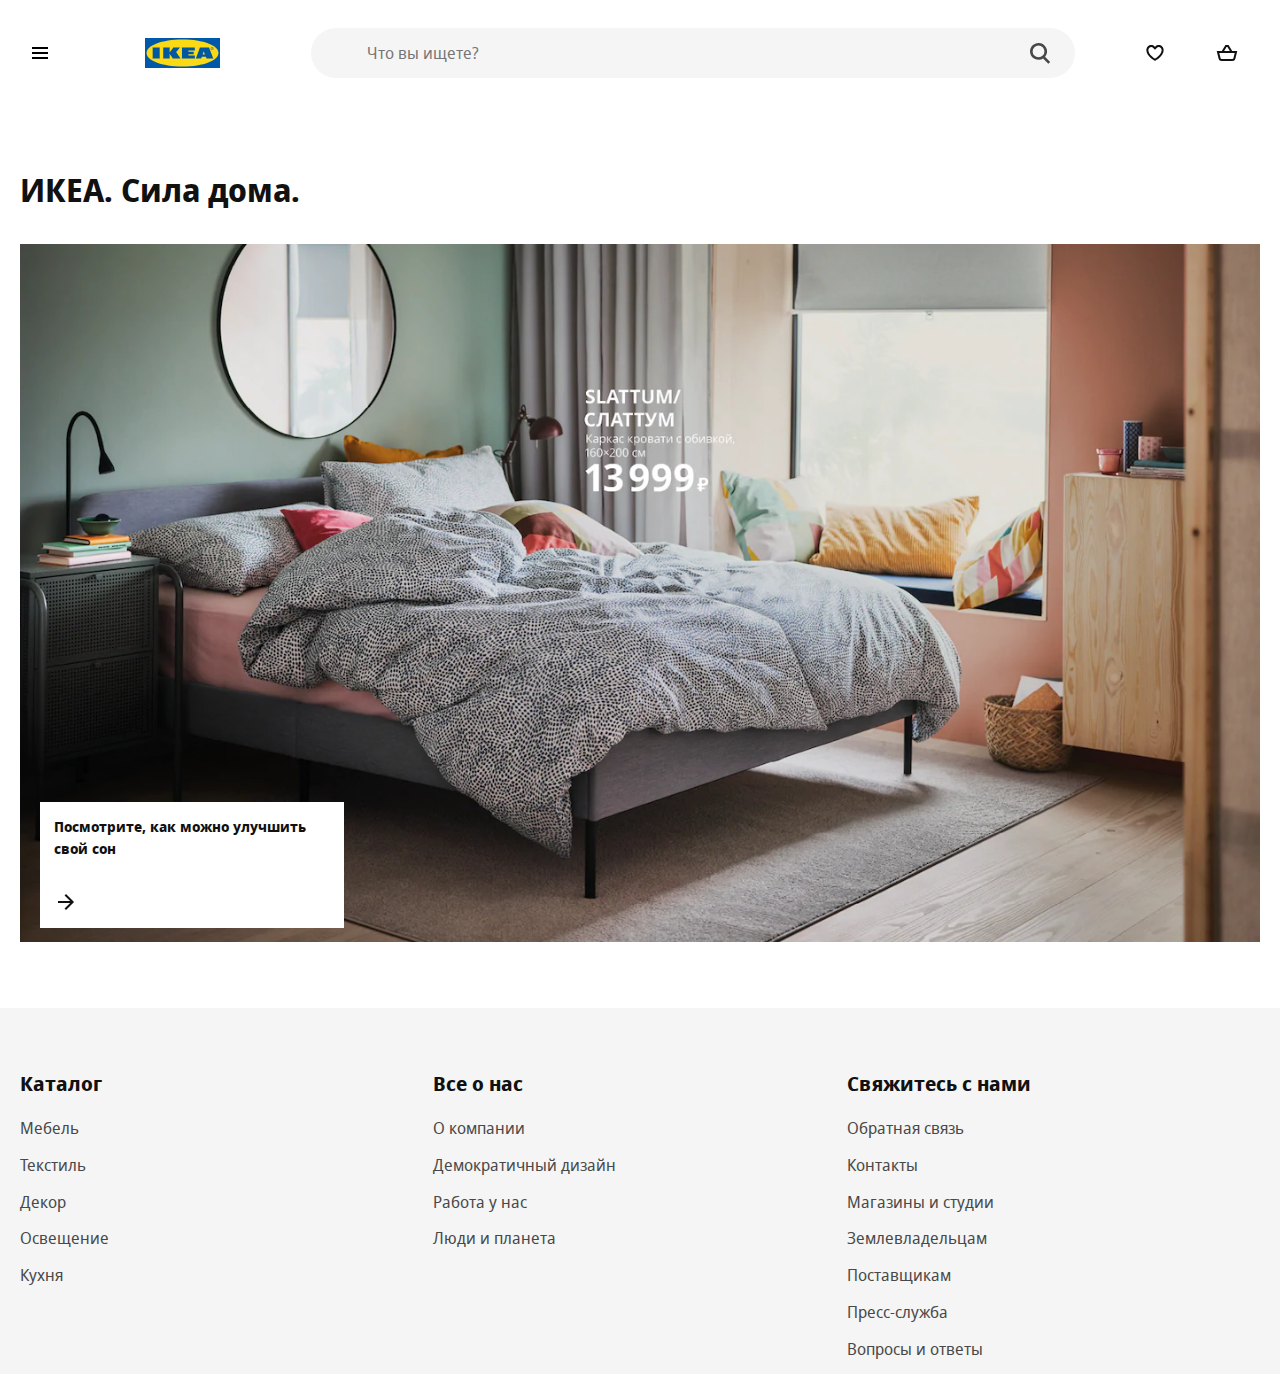
<file: index.html>
<!DOCTYPE html>
<html lang="en">

<head>
    <meta charset="UTF-8">
    <meta name="viewport"
        content="width=device-width, user-scalable=no, initial-scale=1.0, maximum-scale=1.0, minimum-scale=1.0">
    <meta http-equiv="X-UA-Compatible" content="ie=edge">
    <link rel="apple-touch-icon" sizes="180x180" href="favicon/apple-touch-icon.png">
    <link rel="icon" type="image/png" sizes="32x32" href="favicon/favicon-32x32.png">
    <link rel="icon" type="image/png" sizes="16x16" href="favicon/favicon-16x16.png">
    <link rel="mask-icon" href="favicon/safari-pinned-tab.svg" color="#0058ab">
    <meta name="msapplication-TileColor" content="#0058ab">
    <meta name="theme-color" content="#0058ab">
    <title>ИКЕА - официальный интернет-магазин мебели - IKEA</title>
    <link rel="stylesheet" href="styles/styles.css">

    <script src="/script/index.js" defer type="module"></script>
</head>

<body>
    <main>
        <div class="container">
            <h1 class="main-header">ИКЕА. Сила дома.</h1>
            <aside class="offer">
                <a href="card.html#idd059">
                    <picture>
                        <source srcset="image/b47e07ee97fd5f9bf030d258d462a945.webp" type="image/webp">
                        <img src="image/b47e07ee97fd5f9bf030d258d462a945.jpg" alt="СЛАТТУМ">
                    </picture>

                </a>
                <a class="offer-extra" href="goods.html?subcat=Кровати">
                    <p>Посмотрите, как можно улучшить свой сон</p>
                    <svg focusable="false" viewBox="0 0 24 24" class="offer-arrow" aria-hidden="true">
                        <path fill-rule="evenodd" clip-rule="evenodd"
                            d="M19.2937 12.7074L20.0008 12.0003L19.2938 11.2932L12.0008 3.99927L10.5865 5.41339L16.1727 11.0003H4V13.0003H16.1723L10.5855 18.5868L11.9996 20.0011L19.2937 12.7074Z">
                        </path>
                    </svg>
                </a>
            </aside>
        </div>
    </main>

</body>

</html>
</file>
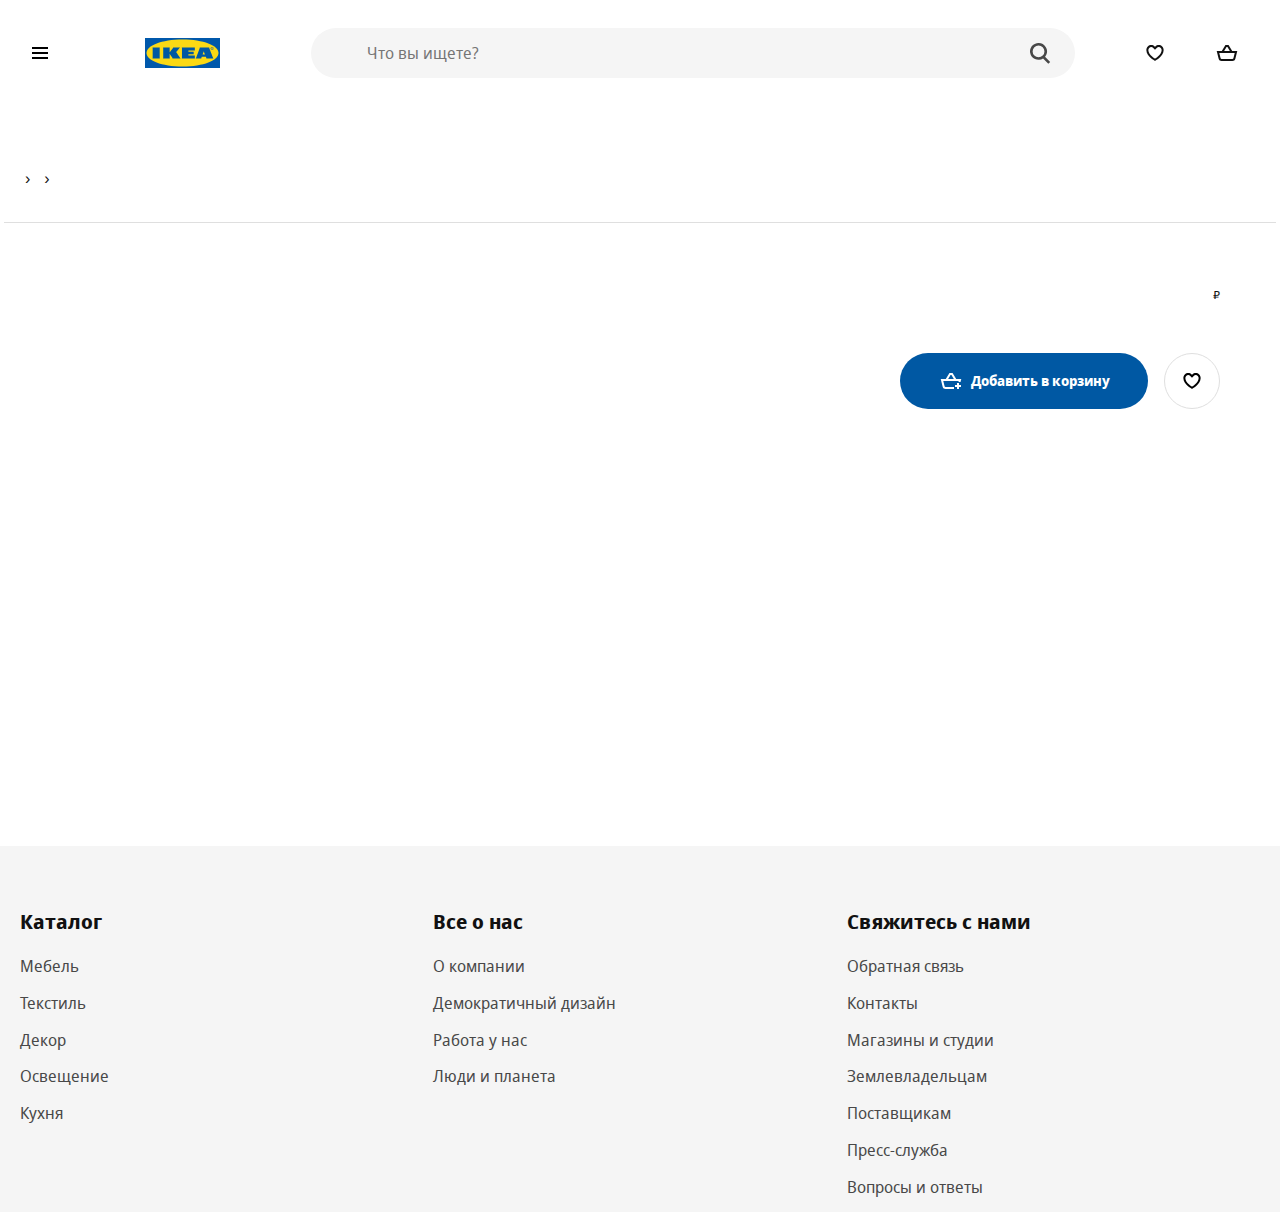
<file: card.html>
<!DOCTYPE html>
<html lang="en">

<head>
	<meta charset="UTF-8">
	<meta name="viewport"
		content="width=device-width, user-scalable=no, initial-scale=1.0, maximum-scale=1.0, minimum-scale=1.0">
	<meta http-equiv="X-UA-Compatible" content="ie=edge">
	<link rel="apple-touch-icon" sizes="180x180" href="favicon/apple-touch-icon.png">
	<link rel="icon" type="image/png" sizes="32x32" href="favicon/favicon-32x32.png">
	<link rel="icon" type="image/png" sizes="16x16" href="favicon/favicon-16x16.png">
	<link rel="mask-icon" href="favicon/safari-pinned-tab.svg" color="#0058ab">
	<meta name="msapplication-TileColor" content="#0058ab">
	<meta name="theme-color" content="#0058ab">
	<title>Детские игрушки - IKEA</title>
	<link rel="stylesheet" href="styles/styles.css">

	<script src="/script/index.js" defer type="module"></script>
</head>

<body>
	<main>
		<div class="container">
			<div class="breadcrumb">
				<nav role="navigation" aria-label="Breadcrumb" class="breadcrumb__nav">
					<ul class="breadcrumb__list">

						<li class="breadcrumb__list-item">
							<a href="" class="breadcrumb__link"></a>
						</li>

						<li class="breadcrumb__list-item">
							<a href="" class="breadcrumb__link"></a>
						</li>

						<li class="breadcrumb__list-item">
							<a href="#" class="breadcrumb__link"></a>
						</li>

					</ul>
				</nav>
			</div>

			<div class="good wrapper">
				<div class="good-images">
					<div class="good-image__item"> </div>
					<div class="good-image__item"> </div>
				</div>
				<div class="good-item">
					<!-- not-in-stock - нет в наличии-->
					<p class="good-item__new">Новинка</p>

					<div class="good-item__section">
						<div>
							<h2 class="good-item__header"></h2>
							<p class="good-item__description"></p>

						</div>
						<p class="good-item__price">
							<span class="good-item__empty">Нет в наличии</span>
							<span class="good-item__price-value"></span>
							<span class="good-item__currency">₽</span>
						</p>

					</div>
					<div class="good-item__buttons">
						<button type="button" class="btn btn-good" data-idd="idd001">
							<svg focusable="false" viewBox="0 0 24 24" class="btn-good-svg" aria-hidden="true">
								<path fill-rule="evenodd" clip-rule="evenodd"
									d="M10.4372 4H10.9993H12.0003H12.9996H13.5616L13.8538 4.48014L17.2112 9.99713H21H22.2806L21.9702 11.2396L21.5303 13H19.4688L19.7194 11.9971H4.28079L5.59143 17.2397C5.70272 17.6848 6.1027 17.9971 6.56157 17.9971H15V19.9971H6.56157C5.18496 19.9971 3.98502 19.0602 3.65114 17.7247L2.02987 11.2397L1.71924 9.99713H3.00002H6.78793L10.145 4.48017L10.4372 4ZM12.4375 6L14.87 9.99713H9.12911L11.5614 6H12.0003H12.4375ZM17.9961 16V14H19.9961V16H21.9961V18H19.9961V20H17.9961V18H15.9961V16H17.9961Z">
								</path>
							</svg>

							<span class="btn-good__label">Добавить в корзину</span>
						</button>
						<button type="button" class="btn btn-add-wishlist" data-idd="idd001">
							<svg focusable="false" viewBox="0 0 24 24" class="btn-add-wishlist__svg" aria-hidden="true">
								<path fill-rule="evenodd" clip-rule="evenodd"
									d="M12.336 5.52055C14.2336 3.62376 17.3096 3.62401 19.2069 5.52129C20.2067 6.52115 20.6796 7.85005 20.6259 9.15761C20.6151 12.2138 18.4184 14.8654 16.4892 16.6366C15.4926 17.5517 14.5004 18.2923 13.7593 18.8036C13.3879 19.0598 13.0771 19.2601 12.8574 19.3973C12.7475 19.466 12.6601 19.519 12.5992 19.5555C12.5687 19.5737 12.5448 19.5879 12.5279 19.5978L12.5079 19.6094L12.502 19.6129L12.5001 19.614C12.5001 19.614 12.4989 19.6147 11.9999 18.748C11.501 19.6147 11.5005 19.6144 11.5005 19.6144L11.4979 19.6129L11.4919 19.6094L11.472 19.5978C11.4551 19.5879 11.4312 19.5737 11.4007 19.5555C11.3397 19.519 11.2524 19.466 11.1425 19.3973C10.9227 19.2601 10.612 19.0598 10.2405 18.8036C9.49947 18.2923 8.50726 17.5517 7.51063 16.6366C5.58146 14.8654 3.38477 12.2139 3.37399 9.15765C3.32024 7.85008 3.79314 6.52117 4.79301 5.52129C6.69054 3.62376 9.76704 3.62376 11.6646 5.52129L11.9993 5.856L12.3353 5.52129L12.336 5.52055ZM11.9999 18.748L11.5005 19.6144L11.9999 19.9019L12.4989 19.6147L11.9999 18.748ZM11.9999 17.573C12.1727 17.462 12.384 17.3226 12.6236 17.1573C13.3125 16.6821 14.2267 15.9988 15.1366 15.1634C17.0157 13.4381 18.6259 11.2919 18.6259 9.13506V9.11213L18.627 9.08922C18.6626 8.31221 18.3844 7.52727 17.7926 6.9355C16.6762 5.81903 14.866 5.81902 13.7495 6.9355L13.7481 6.93689L11.9965 8.68166L10.2504 6.9355C9.13387 5.81903 7.3237 5.81903 6.20722 6.9355C5.61546 7.52727 5.33724 8.31221 5.3729 9.08922L5.37395 9.11213V9.13507C5.37395 11.2919 6.98418 13.4381 8.86325 15.1634C9.77312 15.9988 10.6874 16.6821 11.3762 17.1573C11.6159 17.3226 11.8271 17.462 11.9999 17.573Z">
								</path>
							</svg>
						</button>
					</div>

				</div>
			</div>


		</div>
	</main>
</body>

</html>
</file>
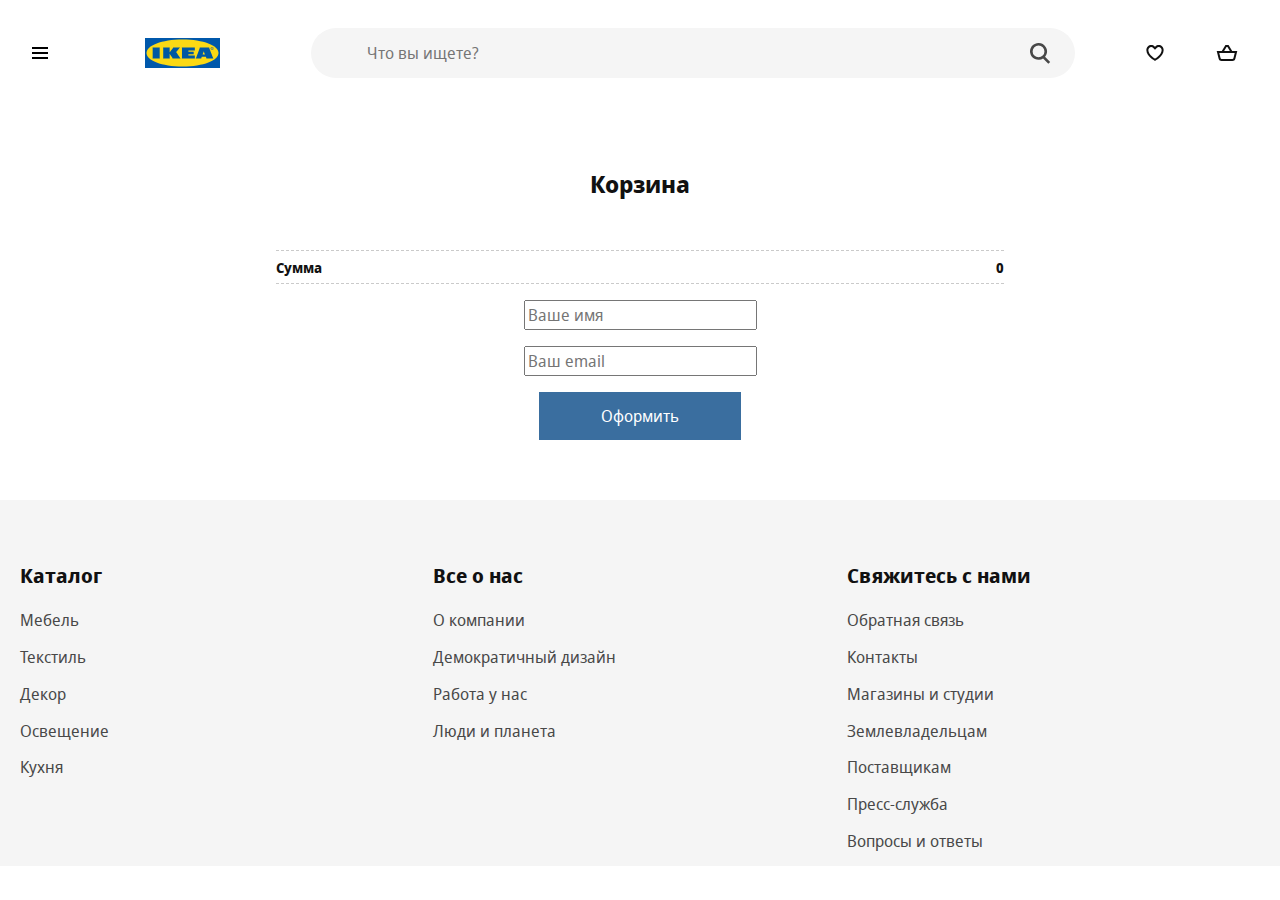
<file: cart.html>
<!DOCTYPE html>
<html lang="en">

<head>
	<meta charset="UTF-8">
	<meta name="viewport"
		content="width=device-width, user-scalable=no, initial-scale=1.0, maximum-scale=1.0, minimum-scale=1.0">
	<meta http-equiv="X-UA-Compatible" content="ie=edge">
	<link rel="apple-touch-icon" sizes="180x180" href="favicon/apple-touch-icon.png">
	<link rel="icon" type="image/png" sizes="32x32" href="favicon/favicon-32x32.png">
	<link rel="icon" type="image/png" sizes="16x16" href="favicon/favicon-16x16.png">
	<link rel="mask-icon" href="favicon/safari-pinned-tab.svg" color="#0058ab">
	<meta name="msapplication-TileColor" content="#0058ab">
	<meta name="theme-color" content="#0058ab">
	<title>Корзина - IKEA</title>
	<link rel="stylesheet" href="styles/styles.css">

	<script src="/script/index.js" defer type="module"></script>
</head>

<body>
	<main>
		<div class="container cart-wrapper">
			<h2 class="cart-header">Корзина</h2>
			<ul class="cart-list">

			</ul>
			<div class="cart-total">
				<span class="cart-total-label">Сумма</span>
				<span class="cart-total-price">297.-</span>
			</div>

			<form id="form" class="cart-form">
				<label>
					<input type="text" name="name" placeholder="Ваше имя">
				</label>
				<label>
					<input type="email" name="email" placeholder="Ваш email">
				</label>
				<button type="submit" class="cart-checkout">Оформить</button>
			</form>
		</div>
	</main>
</body>

</html>
</file>
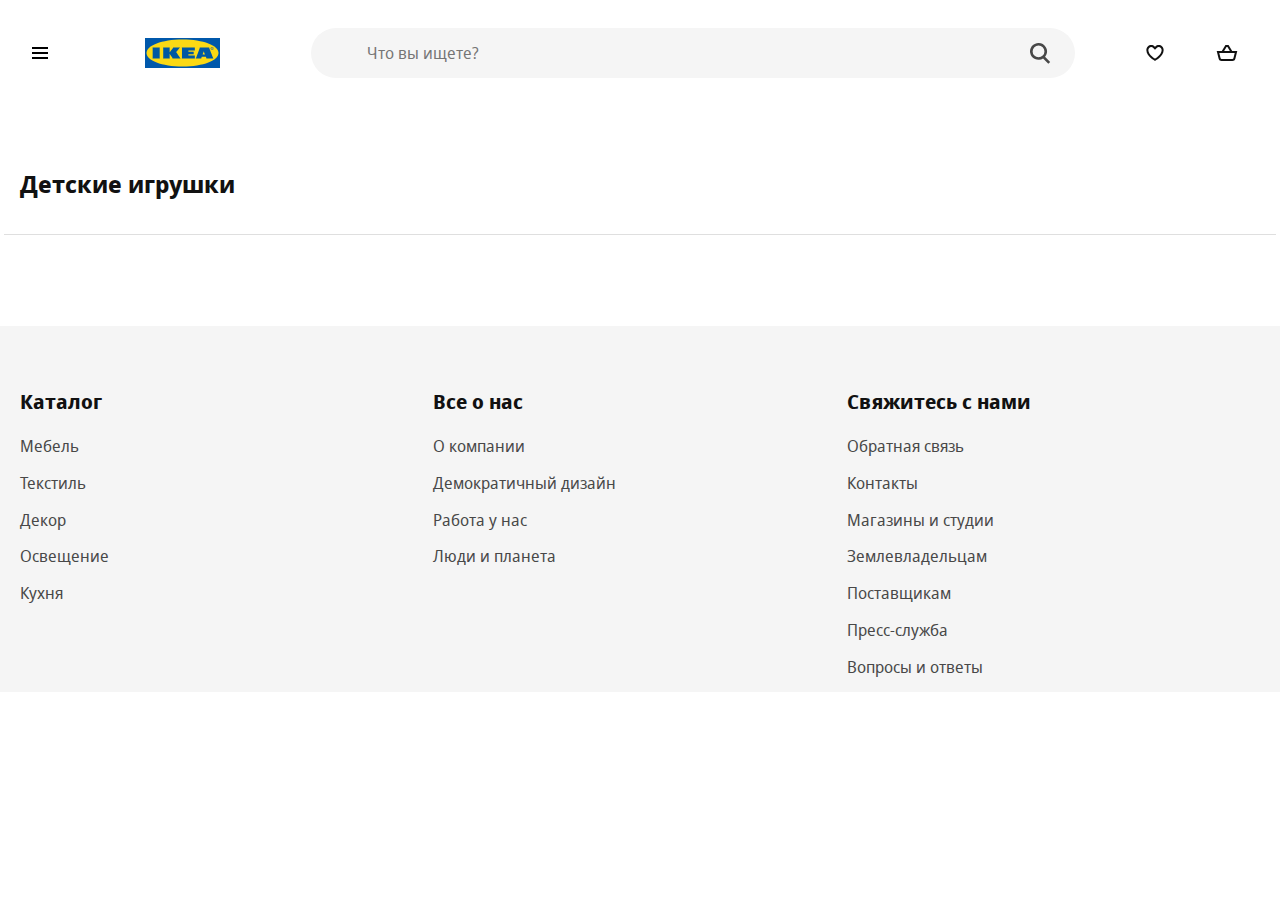
<file: goods.html>
<!DOCTYPE html>
<html lang="en">

<head>
	<meta charset="UTF-8">
	<meta name="viewport"
		content="width=device-width, user-scalable=no, initial-scale=1.0, maximum-scale=1.0, minimum-scale=1.0">
	<meta http-equiv="X-UA-Compatible" content="ie=edge">
	<link rel="apple-touch-icon" sizes="180x180" href="favicon/apple-touch-icon.png">
	<link rel="icon" type="image/png" sizes="32x32" href="favicon/favicon-32x32.png">
	<link rel="icon" type="image/png" sizes="16x16" href="favicon/favicon-16x16.png">
	<link rel="mask-icon" href="favicon/safari-pinned-tab.svg" color="#0058ab">
	<meta name="msapplication-TileColor" content="#0058ab">
	<meta name="theme-color" content="#0058ab">
	<title>Детские игрушки - IKEA</title>
	<link rel="stylesheet" href="styles/styles.css">

	<script src="/script/index.js" defer type="module"></script>
</head>

<body>
	<main>
		<div class="container">
			<h2 class="main-header">Детские игрушки</h2>
			<div class="goods wrapper">
				<ul class="goods-list">

				</ul>
			</div>
		</div>
	</main>
</body>

</html>
</file>
<file: styles/styles.css>
/*
* Prefixed by https://autoprefixer.github.io
* PostCSS: v7.0.29,
* Autoprefixer: v9.7.6
* Browsers: last 4 version
*/

@font-face {
	font-family: "Noto Sans";
	src: local("Noto Sans Display Regular"), local("NotoSansDisplay-Regular"),
		url("../fonts/Notosansdisplayregular.woff2") format("woff2"),
		url("../fonts/Notosansdisplayregular.woff") format("woff");
	font-weight: 400;
	font-style: normal;
}

@font-face {
	font-family: "Noto Sans";
	src: local("Noto Sans Display Italic"), local("NotoSansDisplay-Italic"),
		url("../fonts/Notosansdisplayitalic.woff2") format("woff2"),
		url("../fonts/Notosansdisplayitalic.woff") format("woff");
	font-weight: 400;
	font-style: italic;
}

@font-face {
	font-family: "Noto Sans";
	src: local("Noto Sans Display Bold"), local("NotoSansDisplay-Bold"),
		url("../fonts/Notosansdisplaybold.woff2") format("woff2"),
		url("../fonts/Notosansdisplaybold.woff") format("woff");
	font-weight: 700;
	font-style: normal;
}

@font-face {
	font-family: "Noto Sans";
	src: local("Noto Sans Display Bold Italic"), local("NotoSansDisplay-BoldItalic"),
		url("../fonts/Notosansdisplaybolditalic.woff2") format("woff2"),
		url("../fonts/Notosansdisplaybolditalic.woff") format("woff");
	font-weight: 700;
	font-style: italic;
}

html {
	-webkit-box-sizing: border-box;
	box-sizing: border-box;
}

*,
*::before,
*::after {
	-webkit-box-sizing: inherit;
	box-sizing: inherit;
}

body {
	min-width: 320px;
	margin: 0;

	background-color: #fff; /*под проект*/
	font-family: Noto Sans, Arial, sans-serif; /*в "" свой шрифт под проект*/

	font-size: 16px;
	color: #111;
	line-height: 1.5;
	-webkit-font-smoothing: subpixel-antialiased;
}

button,
input {
	font: inherit;
}

button {
	cursor: pointer;
}

img {
	max-width: 100%;
	width: 100%;
	height: auto;
}

a {
	text-decoration: none;
	color: inherit;
}

ul {
	list-style: none;
	padding: 0;
	margin: 0;
}

h1,
h2,
h3,
p {
	padding: 0;
	margin: 0;
}

/* container */

.container {
	max-width: 100rem;
	margin: 0 auto;
	padding: 0 1.25rem;
}

.visually-hidden {
	position: absolute !important;
	clip: rect(1px 1px 1px 1px);
	clip: rect(1px, 1px, 1px, 1px);
	padding: 0 !important;
	border: 0 !important;
	height: 1px !important;
	width: 1px !important;
	overflow: hidden;
}

/* при работе с float */

.clearfix::after {
	content: "";
	display: table;
	clear: both;
}

header {
	margin-bottom: 3.75rem;
}

.header {
	display: -ms-grid;
	display: grid;
	grid-gap: 1.25rem;
	-ms-grid-columns: 2fr 1.25rem 2fr 1.25rem 16fr 1.25rem 1fr 1.25rem 1fr;
	grid-template-columns: 2fr 2fr 16fr 1fr 1fr;
	-webkit-box-align: center;
	-ms-flex-align: center;
	align-items: center;
	padding: 1.75rem 0;
}

footer {
	background-color: #f5f5f5;
	margin-top: 3.75rem;
	padding: 3.75rem 0 0 0;
}

.footer {
	display: -ms-grid;
	display: grid;
	-ms-grid-columns: 1fr 1fr 1fr;
	grid-template-columns: 1fr 1fr 1fr;
}

.main-header {
	margin-bottom: 1.875rem;
}

.btn {
	background-color: transparent;
	outline: transparent;
	border-radius: 50%;
	width: 40px;
	height: 40px;
	display: -webkit-box;
	display: -ms-flexbox;
	display: flex;
	-webkit-box-align: center;
	-ms-flex-align: center;
	align-items: center;
	-webkit-box-pack: center;
	-ms-flex-pack: center;
	justify-content: center;
	border: 1px solid transparent;
}

.btn:hover {
	background-color: #f5f5f5;
	color: #111;
}

.svg-icon {
	fill: currentColor;
}

.logo {
	text-align: center;
	width: 75px;
	height: 30px;
}

.search {
	position: relative;
	-webkit-box-flex: 1;
	-ms-flex-positive: 1;
	flex-grow: 1;
	height: 50px;
	margin: 0 40px;
}

.search-input {
	-webkit-appearance: none;
	-moz-appearance: none;
	appearance: none;
	background-color: #f5f5f5;
	display: block;
	appearance: none;
	width: 100%;
	height: 100%;
	padding: 0.5rem 3.5rem;
	margin: 0 auto;
	line-height: 1.5;
	border: 0;
	border-radius: 50em;
	outline: 0;
	-webkit-box-shadow: none;
	box-shadow: none;
	-webkit-transition: background 0.2s;
	-o-transition: background 0.2s;
	transition: background 0.2s;
}

.search-btn {
	position: absolute;
	top: 0.9rem;
	right: 0.9rem;
	background-image: url("data:image/svg+xml;charset=utf-8,%3Csvg width='16' height='17' fill='%23484848' xmlns='http://www.w3.org/2000/svg'%3E%3Cpath fill-rule='evenodd' clip-rule='evenodd' d='M6.5 11a4.5 4.5 0 110-9 4.5 4.5 0 010 9zm4.968-.307a6.5 6.5 0 10-1.514 1.315l3.996 3.996 1.414-1.414-3.896-3.897z'/%3E%3C/svg%3E");
	background-repeat: no-repeat;
	background-size: contain;
	width: 2.5rem;
	height: 1.5rem;
	background-position: center;
}

.offer {
	position: relative;
}

.offer-extra {
	position: absolute;
	padding: 0.9rem;
	color: #111;
	left: 1.25rem;
	bottom: 1.25rem;
	display: -webkit-box;
	display: -ms-flexbox;
	display: flex;
	background: #fff;
	-webkit-box-orient: vertical;
	-webkit-box-direction: normal;
	-ms-flex-direction: column;
	flex-direction: column;
	-webkit-box-align: start;
	-ms-flex-align: start;
	align-items: flex-start;
	max-width: 19rem;
	min-width: 13rem;
	font-size: 0.9rem;
	line-height: 1.5;
	font-weight: bold;
	word-break: break-word;
}

.offer-arrow {
	display: inline-block;
	height: 1.5rem;
	width: 1.5rem;
	vertical-align: middle;
	fill: currentColor;
	margin-top: 1.875rem;
}

.footer-header {
	line-height: 2rem;
	font-size: 1.25rem;
	padding: 0 0 1rem 0;
}

.footer-list {
	margin-bottom: 0.8rem;
}

.footer-list > a {
	color: #484848;
}

.footer-list > a:hover {
	color: #111;
	text-decoration: underline;
}

.catalog {
	position: fixed;
	z-index: 999;
	top: 0;
	left: -100%;
	bottom: 0;
	background-color: #fff;
	overflow-y: auto;
	overflow-x: hidden;
	-webkit-transition: left 0.2s 0s;
	-o-transition: left 0.2s 0s;
	transition: left 0.2s 0s;
	width: 20rem;
	padding: 6rem 4rem 3rem;
}

.catalog.open {
	left: 0;
}

.catalog-btn {
	position: absolute;
	top: 3rem;
	left: 3rem;
}

.catalog-list__item,
.subcatalog-list__item {
	cursor: pointer;
	color: #111;
}

.catalog-list__item a,
.subcatalog-list__item a {
	text-decoration: underline;
	display: block;
}

.catalog-list__item a {
	padding: 0.5rem 1.5rem 0.5rem 0;
}

.subcatalog-list__item a {
	padding: 0.5rem 0;
}

.catalog-list__item:hover a,
.subcatalog-list__item:hover a {
	text-decoration: underline;
}

.catalog-list__item.active {
	background-repeat: no-repeat;
	background-position: right 0 center;
	background-image: url('data:image/svg+xml;utf8,<svg width="24" height="24" viewBox="0 0 24 24" fill="none" xmlns="http://www.w3.org/2000/svg"><path fill-rule="evenodd" clip-rule="evenodd" d="M15.5996 11.9999L9.81456 17.7857L8.40026 16.3716L12.7714 11.9999L8.40026 7.62823L9.81457 6.21411L15.5996 11.9999Z" fill="%23959595"/></svg>');
}

.subcatalog {
	position: fixed;
	z-index: 998;
	top: 0;
	left: -100%;
	bottom: 0;
	background-color: #fff;
	overflow-y: auto;
	overflow-x: hidden;
	-webkit-transition: left, right 0.2s 0s;
	-o-transition: left, right 0.2s 0s;
	transition: left, right 0.2s 0s;
	width: 25rem;
	padding: 6rem 4rem 3rem;
	border-left: 2px solid #ccc;
}

.subcatalog.subopen {
	left: 20rem;
	display: block;
}

.overlay {
	display: block;
	position: fixed;
	z-index: 899;
	top: 0;
	bottom: 0;
	right: 0;
	left: 0;
	background-color: black;
	-webkit-transition: all 0.2s ease;
	-o-transition: all 0.2s ease;
	transition: all 0.2s ease;
	opacity: 0;
	pointer-events: none;
}

.overlay.active {
	opacity: 0.25;
	pointer-events: all;
}

.wrapper {
	position: relative;
	margin-top: 4rem;
}

.wrapper:before {
	content: "";
	width: calc(100% + 2rem);
	display: block;
	position: absolute;
	top: -2rem;
	z-index: 99;
	margin: 0 -1rem;
	border-bottom: 1px solid #dfdfdf;
}

.good {
	display: -ms-grid;
	display: grid;
	-ms-grid-columns: minmax(0, 1fr) 1.25rem minmax(0, 1fr) 1.25rem minmax(0, 1fr) 1.25rem minmax(0, 1fr) 1.25rem
		minmax(0, 1fr) 1.25rem minmax(0, 1fr) 1.25rem minmax(0, 1fr) 1.25rem minmax(0, 1fr) 1.25rem minmax(0, 1fr)
		1.25rem minmax(0, 1fr) 1.25rem minmax(0, 1fr) 1.25rem minmax(0, 1fr);
	grid-template-columns: repeat(12, minmax(0, 1fr));
	grid-column-gap: 1.25rem;
	padding-top: 2rem;
}

.good-images {
	display: -webkit-box;
	display: -ms-flexbox;
	display: flex;
	-ms-flex-wrap: wrap;
	flex-wrap: wrap;
	-ms-grid-column: 1;
	grid-column-start: 1;
	-ms-grid-column-span: 8;
	grid-column-end: 9;
	-ms-flex-pack: distribute;
	justify-content: space-around;
}

.good-image__item {
	width: calc(50% - 1.25rem);
	margin-left: 0.625rem;
	margin-right: 0.625rem;
	min-height: 500px;
}

.good-item {
	-ms-grid-column: 9;
	grid-column-start: 9;
	-ms-grid-column-span: 4;
	grid-column-end: 13;
	padding: 0 2.5rem;
}

.good-item__section {
	margin-bottom: 2.5rem;
}

.good-item__new {
	display: none;
}

.good-item__empty {
	display: none;
}

.not-in-stock .good-item__empty {
	display: block;
}

.not-in-stock .btn-good {
	display: none;
}

.good-item__header {
	font-size: 1.375rem;
	line-height: 1.5;
	font-weight: 700;
	text-transform: uppercase;
	margin-bottom: 0.3rem;
}

.good-item__description {
	line-height: 1.5;
	letter-spacing: 0;
	font-weight: 400;
	color: #484848;
	font-size: 0.875rem;
}

.good-item__price {
	white-space: nowrap;
	text-align: right;
}

.good-item__section {
	display: -webkit-box;
	display: -ms-flexbox;
	display: flex;
	-webkit-box-pack: justify;
	-ms-flex-pack: justify;
	justify-content: space-between;
}

.good-item__price-value {
	line-height: 1.1875;
	font-size: 1.375rem;
}

.good-item__currency {
	line-height: 0.9;
	font-size: 0.6875rem;
	vertical-align: text-top;
}

.not-in-stock .good-item__price-value,
.not-in-stock .good-item__currency {
	display: none;
}

.good-item__buttons {
	display: -webkit-box;
	display: -ms-flexbox;
	display: flex;
	-webkit-box-pack: justify;
	-ms-flex-pack: justify;
	justify-content: space-between;
	-webkit-box-align: center;
	-ms-flex-align: center;
	align-items: center;
	width: 100%;
}

.btn-good {
	margin-right: 1rem;
	-webkit-box-flex: 1;
	-ms-flex-positive: 1;
	flex-grow: 1;
	-ms-flex-negative: 1;
	flex-shrink: 1;
	position: relative;
	background: #0058a3;
	color: #fff;
	border-radius: 52px;
	padding: 0 2rem;
	display: -webkit-box;
	display: -ms-flexbox;
	display: flex;
	height: 3.5rem;
	-webkit-box-align: center;
	-ms-flex-align: center;
	align-items: center;
}

.btn-good-svg {
	margin-right: 0.5rem;
	vertical-align: top;
	-ms-flex-negative: 0;
	flex-shrink: 0;
	display: inline-block;
	height: 1.5rem;
	width: 1.5rem;
	fill: #fff;
}

.btn-good:hover {
	color: #0058a3;
}

.btn-good:hover .btn-good-svg {
	fill: #0058a3;
}

.btn-good__label {
	text-align: center;
	border: 0;
	font-weight: 700;
	font-size: 0.875rem;
	line-height: 1.42857;
}

.btn-add-wishlist {
	background: rgba(0, 0, 0, 0);
	color: #111;
	border-radius: 40px;
	padding: 0 0.9375rem;
	border: 1px solid #dfdfdf;
	height: 3.5rem;
	width: 3.5rem;
	margin-left: auto;
}

.btn-add-wishlist__svg {
	height: 1.5rem;
	width: 1.5rem;
}

.btn-add-wishlist:hover .btn-add-wishlist__svg {
	fill: red;
}

.btn-add-wishlist.contains-wishlist .btn-add-wishlist__svg {
	fill: red;
}

.btn-add-wishlist:hover.contains-wishlist .btn-add-wishlist__svg {
	fill: black;
}

.goods-list {
	display: -ms-grid;
	display: grid;
	grid-gap: 1.25rem;
	grid-template-columns: repeat(4, 1fr);
}

.goods-list__item {
	margin-bottom: 2rem;
}

.goods-item {
	position: relative;
	display: -webkit-box;
	display: -ms-flexbox;
	display: flex;
	-webkit-box-orient: vertical;
	-webkit-box-direction: normal;
	-ms-flex-direction: column;
	flex-direction: column;
	-webkit-box-pack: justify;
	-ms-flex-pack: justify;
	justify-content: space-between;
	height: 100%;
}

.goods-item__img {
	height: 380px;
	display: table-cell;
	vertical-align: middle;
}

.btn-add-card {
	position: absolute;
	opacity: 0;
	-webkit-transition: opacity 0.2s 0s;
	-o-transition: opacity 0.2s 0s;
	transition: opacity 0.2s 0s;
	right: 1rem;
	bottom: 0.5rem;
	background-color: rgb(0, 88, 163);
	border: 1px solid rgb(0, 88, 163);
	background-repeat: no-repeat;
	background-position: center;
	background-image: url("data:image/svg+xml;utf8,<svg width='24' height='24' xmlns='http://www.w3.org/2000/svg' viewBox='0 0 24 24'><path fill-rule='evenodd' clip-rule='evenodd' d='M10.4372 4H10.9993H12.0003H12.9996H13.5616L13.8538 4.48014L17.2112 9.99713H21H22.2806L21.9702 11.2396L21.5303 13H19.4688L19.7194 11.9971H4.28079L5.59143 17.2397C5.70272 17.6848 6.1027 17.9971 6.56157 17.9971H15V19.9971H6.56157C5.18496 19.9971 3.98502 19.0602 3.65114 17.7247L2.02987 11.2397L1.71924 9.99713H3.00002H6.78793L10.145 4.48017L10.4372 4ZM12.4375 6L14.87 9.99713H9.12911L11.5614 6H12.0003H12.4375ZM17.9961 16V14H19.9961V16H21.9961V18H19.9961V20H17.9961V18H15.9961V16H17.9961Z' fill='white' /></svg>");
}

.btn-add-card:hover {
	background-color: rgb(255, 255, 255);
	background-image: url("data:image/svg+xml;utf8,<svg width='24' height='24' xmlns='http://www.w3.org/2000/svg' viewBox='0 0 24 24'><path fill-rule='evenodd' clip-rule='evenodd' d='M10.4372 4H10.9993H12.0003H12.9996H13.5616L13.8538 4.48014L17.2112 9.99713H21H22.2806L21.9702 11.2396L21.5303 13H19.4688L19.7194 11.9971H4.28079L5.59143 17.2397C5.70272 17.6848 6.1027 17.9971 6.56157 17.9971H15V19.9971H6.56157C5.18496 19.9971 3.98502 19.0602 3.65114 17.7247L2.02987 11.2397L1.71924 9.99713H3.00002H6.78793L10.145 4.48017L10.4372 4ZM12.4375 6L14.87 9.99713H9.12911L11.5614 6H12.0003H12.4375ZM17.9961 16V14H19.9961V16H21.9961V18H19.9961V20H17.9961V18H15.9961V16H17.9961Z' fill='rgb(0, 88, 163)' /></svg>");
}

.goods-item:hover .btn-add-card {
	opacity: 1;
}

.goods-item__header {
	margin-top: auto;
	margin-bottom: 1rem;
}

.goods-item__new {
	line-height: 1.42857;
	color: #ca5008;
	font-weight: 700;
	font-size: 0.8rem;
}

.goods-item__link {
	display: block;
	height: 100%;
}

.goods-item__description {
	margin-bottom: 1rem;
	font-size: 0.875rem;
	line-height: 1.42857;
}

.goods-item__price {
	min-height: calc(40px + 0.5rem);
	padding-bottom: 0.5rem;
	font-weight: 700;
}

.goods-item__price-value {
	font-size: 1.375rem;
}

.goods-item__currency {
	line-height: 0.9;
	font-size: 0.6875rem;
	vertical-align: text-top;
}

.breadcrumb__list-item {
	display: inline;
}

.breadcrumb__list-item:after {
	content: "\0203A";
	display: inline;
	margin: 0 0.3125rem;
	font-size: 1rem;
	line-height: 1.125;
}

.breadcrumb__list-item:last-child:after {
	content: "";
}

.breadcrumb__link {
	font-size: 0.75rem;
	line-height: 1.5;
	font-weight: 400;
	vertical-align: middle;
}

.breadcrumb__list-item:last-child .breadcrumb__link {
	color: #484848;
	pointer-events: none;
	cursor: auto;
}

.cart-wrapper {
	max-width: 768px;
}

.cart-header {
	text-align: center;
}

.product {
	display: -ms-grid;
	display: grid;
	-ms-grid-columns: 152px 4fr 6fr;
	grid-template-columns: 152px 4fr 6fr;
	-ms-grid-rows: auto;
	grid-template-rows: auto;
	font-size: 0.81rem;
	line-height: 1.385;
}

.product > *:nth-child(1) {
	-ms-grid-row: 1;
	-ms-grid-column: 1;
}

.product > *:nth-child(2) {
	-ms-grid-row: 1;
	-ms-grid-column: 2;
}

.product > *:nth-child(3) {
	-ms-grid-row: 1;
	-ms-grid-column: 3;
}

.product__image-container {
	-ms-grid-column: 1;
	grid-column: 1;
	-ms-grid-row: 1;
	-ms-grid-row-span: 2;
	grid-row: 1/3;
	padding-right: 1rem;
}

.product__description {
	-ms-grid-column: 2;
	grid-column: 2;
	-ms-grid-row: 1;
	grid-row: 1;
}

.product__name {
	font-size: 1.2rem;
	margin-bottom: 0.5rem;
	font-weight: 700;
	text-transform: uppercase;
	word-break: break-word;
}

.product__prices {
	-ms-grid-column: 3;
	grid-column: 3;
	-ms-grid-row: 1;
	grid-row: 1;
	text-align: right;
	padding-top: 0;
}

.product__controls {
	-ms-grid-column: 3;
	grid-column: 3;
	-ms-grid-row: 2;
	grid-row: 2;
	margin-top: 0.5rem;
	display: -webkit-box;
	display: -ms-flexbox;
	display: flex;
	-webkit-box-pack: end;
	-ms-flex-pack: end;
	justify-content: flex-end;
}

.btn-remove {
	color: #444;
	border-color: #666;
	border-radius: unset;
}

.product__total {
	font-weight: 700;
	font-size: 1.06rem;
	line-height: 1.2;
}

.product-controls__remove {
	width: 12.5%;
}

.product-controls__quantity {
	width: 25%;
	margin-left: 0.5rem;
}

.cart-header {
	margin-bottom: 3rem;
}

.cart-item {
	margin-bottom: 2rem;
}

.cart-total {
	display: -webkit-box;
	display: -ms-flexbox;
	display: flex;
	-webkit-box-pack: justify;
	-ms-flex-pack: justify;
	justify-content: space-between;
	padding: 0.35rem 0;
	font-weight: 700;
	font-size: 14px;
	text-align: initial;
	border: dashed #cacaca;
	border-width: 1px 0;
}

.cart-checkout {
	color: #ffffff;
	padding: 12px 62px;
	background-color: #3a6e9f;
	border: none;
	display: block;
	margin: 1rem auto;
}

.cart-form {
	margin: 1rem 0;
	text-align: center;
}

.cart-form label {
	display: block;
	margin: 1rem;
}

select {
	width: 100%;
	max-width: 352px;
	height: 40px;
	margin: 0;
	padding: 0 10px;
	border: 1px solid #666;
	border-radius: 2px;
	background: #fff url(../image/chevron-down-thin-24.1667eab2.svg) no-repeat right 8px center/1.5rem;
	-webkit-appearance: none;
	-moz-appearance: none;
	appearance: none;
	font-size: 1rem;
	line-height: 1.15;
	font-family: inherit;
	text-transform: none;
}

@media (max-width: 1200px) {
	.goods-list {
		grid-template-columns: repeat(3, 1fr);
	}
}

@media (max-width: 768px) {
	.goods-list {
		grid-template-columns: repeat(2, 1fr);
	}

	.header {
		-ms-grid-columns: 1fr 1.25rem 4fr 1.25rem 1fr 1.25rem 1fr;
		grid-template-columns: 1fr 4fr 1fr 1fr;
		-ms-grid-rows: auto 1.25rem auto 1.25rem auto;
		grid-template-areas: "burger logo wishlist cart" "main main . sidebar" "footer footer footer footer";
	}

	.btn-burger {
		grid-area: burger;
	}

	.logo {
		grid-area: logo;
	}

	.btn-wishlist {
		grid-area: wishlist;
	}

	.btn-cart {
		grid-area: cart;
	}

	.search {
		grid-area: search;
		-ms-grid-row: 2;
		grid-row: 2;
		-ms-grid-column-span: 5;
		grid-column-end: 6;
		-ms-grid-column: 1;
		grid-column-start: 1;
		margin: 0;
	}

	.footer {
		-ms-grid-rows: auto;
		grid-template-rows: auto;
		-webkit-box-pack: center;
		-ms-flex-pack: center;
		justify-content: center;
		grid-template-areas: "catalog" "about" "connection";
		-ms-grid-columns: 300px;
		grid-template-columns: 300px;
	}

	.footer-catalog {
		grid-area: catalog;
		margin-bottom: 50px;
	}

	.footer-about {
		grid-area: about;
		margin-bottom: 50px;
	}

	.footer-connection {
		grid-area: connection;
		margin-bottom: 50px;
	}

	.catalog {
		width: 50%;
	}

	.subcatalog {
		width: 50%;
		left: auto;
		right: -100%;
	}

	.subcatalog.subopen {
		right: 0;
		left: auto;
	}
}

@media (max-width: 768px) {
	.footer-catalog {
		-ms-grid-row: 1;
		-ms-grid-column: 1;
	}

	.footer-about {
		-ms-grid-row: 2;
		-ms-grid-column: 1;
	}

	.footer-connection {
		-ms-grid-row: 3;
		-ms-grid-column: 1;
	}
}

@media (max-width: 768px) {
	.btn-burger {
		-ms-grid-row: 1;
		-ms-grid-column: 1;
	}

	.logo {
		-ms-grid-row: 1;
		-ms-grid-column: 3;
	}

	.btn-wishlist {
		-ms-grid-row: 1;
		-ms-grid-column: 5;
	}

	.btn-cart {
		-ms-grid-row: 1;
		-ms-grid-column: 7;
	}
}

@media (max-width: 576px) {
	.goods-list {
		-ms-grid-columns: 1fr;
		grid-template-columns: 1fr;
	}

	.catalog {
		width: 100%;
	}

	.subcatalog {
		z-index: 999;
		width: 100%;
	}

	.subcatalog.subopen {
		right: 0;
	}
}
</file>
